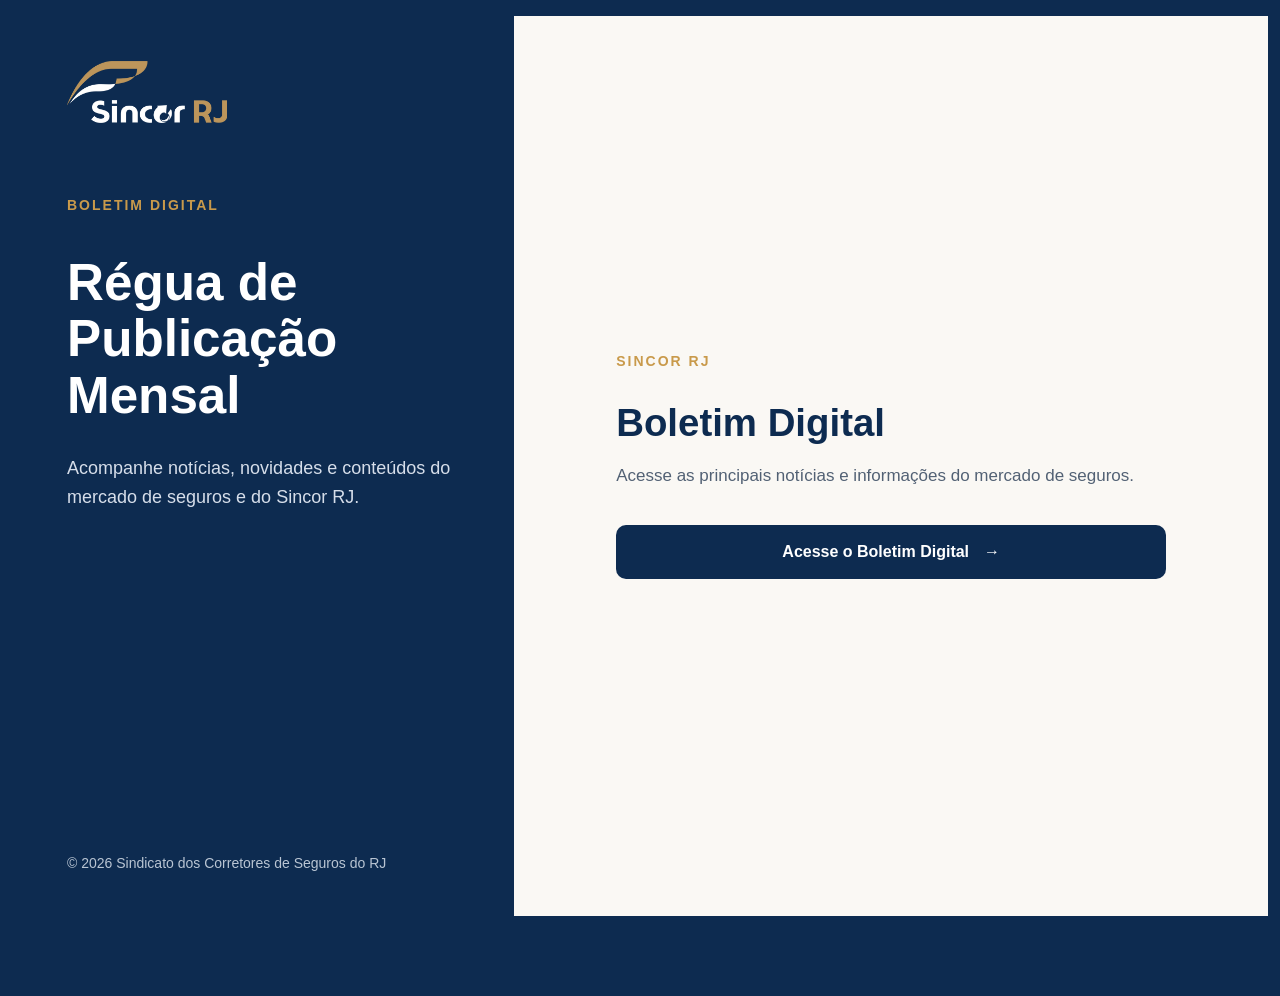
<file: login.html>
<!DOCTYPE html>
<html lang="en">

<head>
    <meta charset="UTF-8">
    <meta name="viewport" content="width=device-width, initial-scale=1.0">
    <title>Boletins Mensal|SINCOR-RJ</title>
    <link rel="icon" href="src/schedules.png" type="image/x-icon">
    <link rel="stylesheet" href="login.css">
</head>

<body>

    <body>

        <main class="hero">

            <!-- LADO ESQUERDO -->
            <section class="hero-info">

                <header class="hero-header">
                    <img src="src/sincor-logo-large.png" alt="Sincor RJ" class="logo">
                </header>

                <div class="hero-content">
                    <span class="eyebrow">BOLETIM DIGITAL</span>

                    <h1>
                        Régua de Publicação Mensal
                    </h1>

                    <p>
                        Acompanhe notícias, novidades e conteúdos
                        do mercado de seguros e do Sincor RJ.
                    </p>
                </div>

                <footer class="hero-footer">
                    © 2026 Sindicato dos Corretores de Seguros do RJ
                </footer>

            </section>


            <!-- LADO DIREITO -->
            <section class="hero-action">

                <div class="action-content">

                    <span class="eyebrow">
                        SINCOR RJ
                    </span>

                    <h2>
                        Boletim Digital
                    </h2>

                    <p>
                        Acesse as principais notícias e informações
                        do mercado de seguros.
                    </p>

                    <a href="index.html" class="btn-primary">
                        Acesse o Boletim Digital
                        <span>→</span>
                    </a>

                </div>

            </section>

        </main>

    </body>

</body>

</html>
</file>
<file: login.css>
/* Variáveis de tema para manter consistência visual */
:root {
    /* Fundo principal claro */
    --cream: #FAF8F4;

    /* Azul-marinho principal do Sincor RJ */
    --ink: #0D2B50;

    /* Azul/cinza para textos secundários */
    --ink-soft: #526174;

    /* Dourado institucional */
    --gold: #C99A4B;

    /* Dourado mais escuro */
    --gold-deep: #A8792F;

    /* Dourado extremamente suave para fundos */
    --gold-tint: #F5EBD9;

    /* Bordas e divisórias */
    --line: #DDD8CF;

    /* Cards e elementos destacados */
    --card: #FFFFFF;

    /* Fundo de destaque suave */
    --today-tint: #dce3f8;

    /* Erros, alertas e campos obrigatórios */
    --danger: #A83B32;
}

* {
    box-sizing: border-box;
}

/* Base da página */
body {
    margin: 0;
    background: var(--ink);
    color: var(--card);
    font-family: 'Inter', sans-serif;
    padding: 16px 12px 80px;
}


.hero {
    min-height: 100vh;
    display: grid;
    grid-template-columns: 40% 60%;
    
}

.hero-info {
    min-height: 100vh;

    background: var(--ink);
    color: white;

    padding: 45px 55px;

    display: flex;
    flex-direction: column;
}

.logo {
    width: 160px;
    max-width: 100%;
}

.hero-content {
    margin-top: 70px;
    max-width: 520px;
}

.eyebrow {
    display: block;

    color: var(--gold);
    font-size: 14px;
    font-weight: 700;
    letter-spacing: 2px;

    margin-bottom: 20px;
}

.hero-content h1 {
    font-size: clamp(2.2rem, 4vw, 3.8rem);
    line-height: 1.1;

    margin-bottom: 30px;
}

.hero-content p {
    font-size: 18px;
    line-height: 1.6;

    color: #d6deea;
}

.hero-footer {
    margin-top: auto;

    font-size: 14px;
    color: #b9c5d3;
}


.hero-action {
    min-height: 100vh;

    background: var(--cream);

    display: flex;
    align-items: center;
    justify-content: center;

    padding: 60px;
}

.action-content {
    width: 100%;
    max-width: 550px;
}

.action-content h2 {
    font-size: clamp(2rem, 3vw, 3rem);
    margin-bottom: 15px;
    color: var(--ink);
}

.action-content p {
    color: var(--ink-soft);
    font-size: 17px;
    line-height: 1.6;

    margin-bottom: 35px;
}

.btn-primary {
    width: 100%;

    display: flex;
    align-items: center;
    justify-content: center;
    gap: 15px;

    padding: 18px 25px;

    background: var(--ink);
    color: white;

    text-decoration: none;
    font-weight: 600;

    border-radius: 10px;

    transition: 0.2s;
}

.btn-primary:hover {
    background: var(--gold-deep);
    transition: 0.2s;
    transform: translateY(-2px);
}





@media (max-width: 768px) {

    .hero {
        grid-template-columns: 1fr;
    }

    .hero-info {
        min-height: auto;
        padding: 35px 25px 50px;
    }

    .hero-content {
        margin-top: 50px;
    }

    .hero-footer {
        margin-top: 50px;
    }

    .hero-action {
        min-height: auto;
        padding: 60px 25px;
    }

}
</file>
